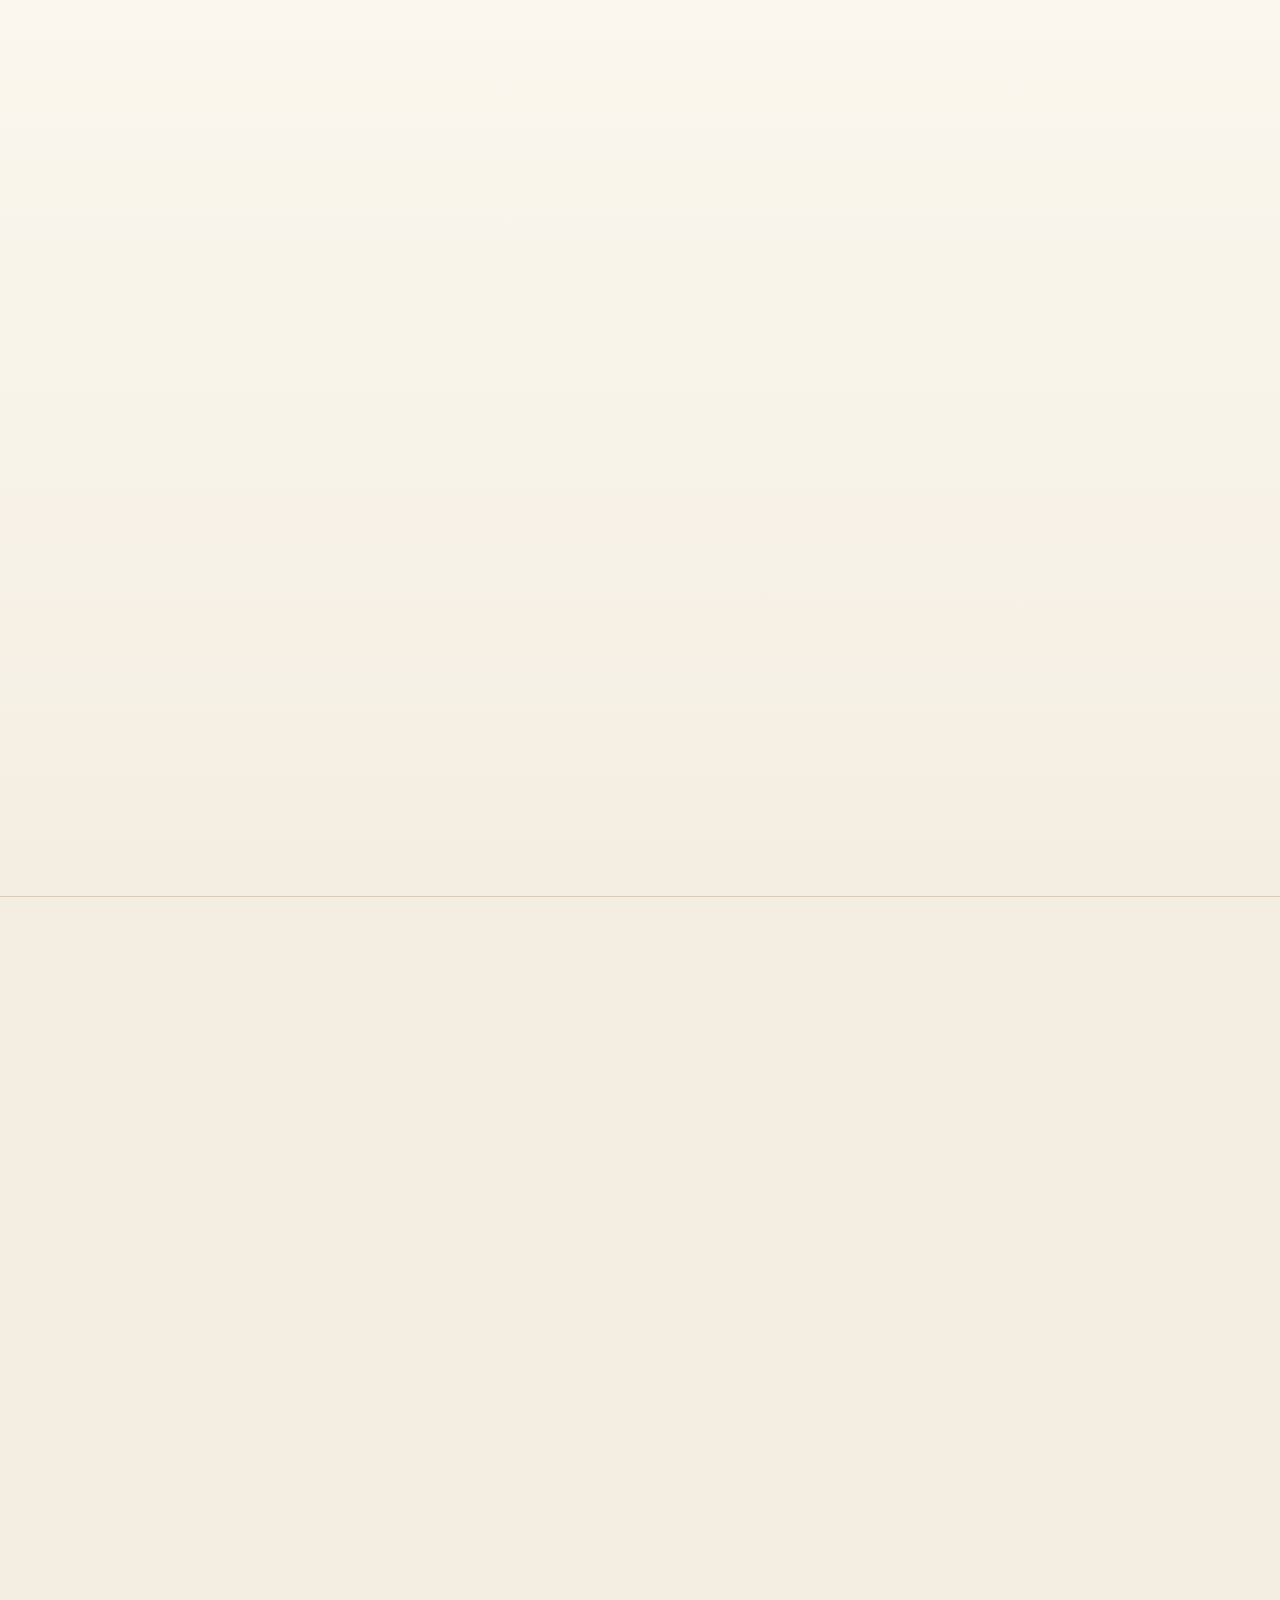
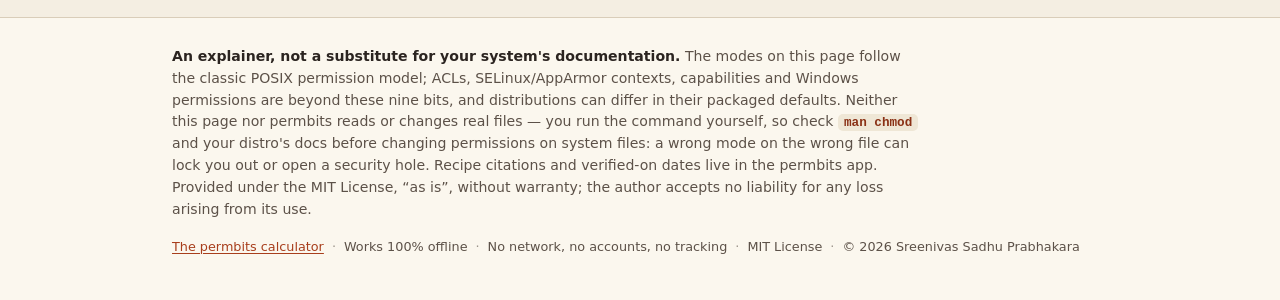
<file: index.html>
<!doctype html>
<html lang="en">
<head>
  <meta charset="utf-8">
  <meta name="viewport" content="width=device-width, initial-scale=1">
  <meta http-equiv="Content-Security-Policy" content="default-src 'self'; connect-src 'none'; img-src 'self' data:; base-uri 'none'; form-action 'none'; frame-ancestors 'none'; object-src 'none'">
  <title>Unix file permissions explained — chmod, octal, ls -l &amp; umask</title>
  <meta name="description" content="An animated explainer of Unix file permissions: how the nine rwx bits become octal like 755, how to read an ls -l line, what umask does, and how to fix the SSH UNPROTECTED PRIVATE KEY FILE error. Runs offline, tracks nothing.">
  <meta name="color-scheme" content="light dark">
  <link rel="canonical" href="https://sreenivas-sadhu-prabhakara.github.io/permbits-explained/">
  <meta name="robots" content="index, follow, max-image-preview:large">
  <meta name="author" content="Sreenivas Sadhu Prabhakara">
  <meta name="keywords" content="unix file permissions explained, chmod 755 meaning, how to read ls -l, octal permissions explained, umask 022 explained, rwx permissions, setuid setgid sticky bit explained, unprotected private key file, chmod 600 ssh key, linux file permissions tutorial">
  <meta name="theme-color" content="#221B15" media="(prefers-color-scheme: dark)">
  <meta name="theme-color" content="#F4EEE2" media="(prefers-color-scheme: light)">

  <!-- Open Graph -->
  <meta property="og:type" content="website">
  <meta property="og:site_name" content="permbits — explained">
  <meta property="og:title" content="Unix file permissions explained — chmod, octal, ls -l &amp; umask">
  <meta property="og:description" content="Watch nine switches become 755, pull an ls -l line apart character by character, see umask arithmetic — then fix your SSH key with a cited command.">
  <meta property="og:url" content="https://sreenivas-sadhu-prabhakara.github.io/permbits-explained/">
  <meta property="og:locale" content="en_US">
  <meta property="og:image" content="https://sreenivas-sadhu-prabhakara.github.io/permbits-explained/og-image.png">
  <meta property="og:image:width" content="1200">
  <meta property="og:image:height" content="630">
  <meta property="og:image:alt" content="An inverted 3×3 permission bit grid beside the words Unix permissions, explained — 755 ⇄ rwxr-xr-x">

  <!-- Twitter -->
  <meta name="twitter:card" content="summary_large_image">
  <meta name="twitter:title" content="Unix file permissions explained — chmod, octal, ls -l &amp; umask">
  <meta name="twitter:description" content="Watch nine switches become 755, pull an ls -l line apart, see umask arithmetic — then fix your SSH key with a cited command. Offline, no tracking.">
  <meta name="twitter:image" content="https://sreenivas-sadhu-prabhakara.github.io/permbits-explained/og-image.png">
  <meta name="twitter:image:alt" content="An inverted 3×3 permission bit grid beside the words Unix permissions, explained — 755 ⇄ rwxr-xr-x">

  <link rel="stylesheet" href="styles.css">
  <link rel="icon" href="favicon.svg" type="image/svg+xml">
  <link rel="apple-touch-icon" href="apple-touch-icon.png">
  <link rel="manifest" href="manifest.webmanifest">

  <!-- Structured data (data blocks; not executable script) -->
  <script type="application/ld+json">
  {
    "@context": "https://schema.org",
    "@type": "WebApplication",
    "name": "permbits — explained",
    "description": "An animated, offline explainer of classic Unix file permissions: how the nine rwx bits map to octal modes like 755, how to read an ls -l mode field, what setuid/setgid/sticky and umask do, and how the permbits chmod calculator converts between all of them. Links to the free permbits calculator.",
    "url": "https://sreenivas-sadhu-prabhakara.github.io/permbits-explained/",
    "applicationCategory": "EducationApplication",
    "operatingSystem": "Any (modern web browser)",
    "browserRequirements": "Requires a modern web browser.",
    "isAccessibleForFree": true,
    "offers": { "@type": "Offer", "price": "0", "priceCurrency": "USD" },
    "license": "https://opensource.org/licenses/MIT",
    "author": { "@type": "Person", "name": "Sreenivas Sadhu Prabhakara" },
    "softwareVersion": "0.1.0",
    "featureList": [
      "Animated mapping of the nine rwx switches to octal digits (755, 644, 600…)",
      "ls -l mode field pulled apart character by character, including the type char, setgid s and the + ACL marker",
      "The SSH UNPROTECTED PRIVATE KEY FILE error and its chmod 600 fix, animated on the bit grid",
      "Umask arithmetic shown for files (666 & ~umask) and directories (777 & ~umask)",
      "Explains the enforced connect-src 'none' privacy guarantee",
      "Feature tour of and link to the permbits chmod calculator",
      "Runs 100% offline — the page blocks every network request"
    ]
  }
  </script>
  <script type="application/ld+json">
  {
    "@context": "https://schema.org",
    "@type": "FAQPage",
    "mainEntity": [
      {
        "@type": "Question",
        "name": "What does chmod 755 mean?",
        "acceptedAnswer": {
          "@type": "Answer",
          "text": "Each octal digit is three bits: read = 4, write = 2, execute = 1. 755 is rwxr-xr-x — the owner gets 4+2+1 = 7 (read, write, execute); the group and everyone else get 4+1 = 5 (read and execute, no write). On a directory, execute means permission to enter and traverse it. 755 is the standard mode for web directories and executable scripts."
        }
      },
      {
        "@type": "Question",
        "name": "How do I read the permissions in ls -l?",
        "acceptedAnswer": {
          "@type": "Answer",
          "text": "The mode field is one type character (- file, d directory, l symlink…) followed by three rwx triads for owner, group and others. A letter means the permission is set, a dash means it isn't. An s or t in an execute slot marks setuid, setgid or the sticky bit, and a trailing + means the file also carries ACLs beyond the classic bits. So drwxr-sr-x+ is a setgid directory, mode 2755, with ACLs."
        }
      },
      {
        "@type": "Question",
        "name": "How do I fix the SSH error UNPROTECTED PRIVATE KEY FILE?",
        "acceptedAnswer": {
          "@type": "Answer",
          "text": "Run chmod 600 on the key file (chmod 400 for AWS .pem keys). OpenSSH refuses private keys that other users can read; 600 (rw-------) makes the key readable and writable by you alone, which clears the warning."
        }
      },
      {
        "@type": "Question",
        "name": "What does umask 022 do?",
        "acceptedAnswer": {
          "@type": "Answer",
          "text": "The umask lists the permission bits to withhold from new files. With umask 022, new files get 666 & ~022 = 644 (rw-r--r--) and new directories get 777 & ~022 = 755 (rwxr-xr-x) — group and others lose write. A stricter umask 077 keeps everything owner-only."
        }
      },
      {
        "@type": "Question",
        "name": "Does this page or the permbits calculator track what I paste?",
        "acceptedAnswer": {
          "@type": "Answer",
          "text": "No. Both pages set a Content-Security-Policy with connect-src 'none', so the browser itself blocks every network request — nothing you paste, not even an ls -l line from a production server, can leave your device. There are no external fonts, scripts, images or analytics."
        }
      }
    ]
  }
  </script>
</head>
<body>
  <a class="skip-link" href="#main">Skip to the explainer</a>

  <!-- progress rail -->
  <div class="rail" aria-hidden="true"><span class="rail__fill" id="railFill"></span></div>

  <!-- ============ HERO ============ -->
  <header class="hero" id="top">
    <div class="hero__inner reveal">
      <div class="brand">
        <svg class="brand__mark" viewBox="0 0 36 36" aria-hidden="true">
          <rect width="36" height="36" rx="8" fill="#A83E1C"/>
          <rect x="4" y="4" width="8" height="8" rx="2" fill="#F4EEE2"/><rect x="14" y="4" width="8" height="8" rx="2" fill="#F4EEE2"/><rect x="24" y="4" width="8" height="8" rx="2" fill="#F4EEE2"/>
          <rect x="4" y="14" width="8" height="8" rx="2" fill="#F4EEE2"/><rect x="14" y="14" width="8" height="8" rx="2" fill="#8A3115"/><rect x="24" y="14" width="8" height="8" rx="2" fill="#F4EEE2"/>
          <rect x="4" y="24" width="8" height="8" rx="2" fill="#F4EEE2"/><rect x="14" y="24" width="8" height="8" rx="2" fill="#8A3115"/><rect x="24" y="24" width="8" height="8" rx="2" fill="#F4EEE2"/>
        </svg>
        <span class="brand__word">permbits</span>
        <span class="brand__tag">explained</span>
      </div>
      <p class="eyebrow">nine bits &middot; three octal digits &middot; one ls -l line</p>
      <h1 class="hero__title">Unix file permissions explained &mdash; chmod, octal, <span class="nowrap">ls&nbsp;-l</span> &amp; umask</h1>
      <p class="hero__lede">
        <code>755</code>, <code>rwxr-xr-x</code>, <code>drwxr-sr-x+</code>, <code>umask 022</code> &mdash;
        they're all the same nine switches wearing different clothes. Scroll to watch the switches
        flip, then convert your own mode in the free
        <strong>permbits</strong> calculator.
      </p>

      <div class="hero__demo" aria-hidden="true">
        <div class="bitgrid bitgrid--hero">
          <span class="cell on">r</span><span class="cell on">w</span><span class="cell w1001">x</span>
          <span class="cell w1100">r</span><span class="cell off">w</span><span class="cell w1000">x</span>
          <span class="cell w1100">r</span><span class="cell off">w</span><span class="cell w1000">x</span>
        </div>
        <div class="mode-rot">
          <span class="mr mr--1"><b>755</b><i>rwxr-xr-x</i><u>web dir / script</u></span>
          <span class="mr mr--2"><b>644</b><i>rw-r--r--</i><u>web file</u></span>
          <span class="mr mr--3"><b>600</b><i>rw-------</i><u>SSH private key</u></span>
          <span class="mr mr--4"><b>700</b><i>rwx------</i><u>your ~/.ssh</u></span>
        </div>
      </div>
      <p class="visually-hidden">A 3-by-3 grid of permission switches — rows for owner, group and others; columns for read, write and execute — cycling through the common modes 755, 644, 600 and 700.</p>

      <div class="hero__cta">
        <a class="btn btn--primary" href="https://sreenivas-sadhu-prabhakara.github.io/permbits/">Open the permbits calculator</a>
        <a class="btn btn--ghost" href="#problem">How it works</a>
      </div>
      <p class="scrollcue" aria-hidden="true"><span>scroll</span><svg viewBox="0 0 24 24" width="20" height="20"><path d="M12 4v14m0 0l-6-6m6 6l6-6" fill="none" stroke="currentColor" stroke-width="2" stroke-linecap="round" stroke-linejoin="round"/></svg></p>
    </div>
  </header>

  <main id="main">

    <!-- ============ 1. THE PROBLEM ============ -->
    <section class="scene" id="problem" aria-labelledby="problemHeading">
      <div class="scene__inner reveal">
        <p class="scene__kicker">The problem</p>
        <h2 class="scene__title" id="problemHeading">Permissions only come up when something is already broken.</h2>
        <p class="scene__body">
          Nobody studies file modes for fun. You meet them at the worst moment: a deploy script that
          won't run, a web server throwing <strong>403 Forbidden</strong>, or SSH slamming the door on
          the key you've used for months. The terminal answers in a code you half-remember &mdash; and
          the top search result cheerfully suggests <code>chmod 777</code>, which &ldquo;fixes&rdquo; it
          by handing write access to every user and process on the machine.
        </p>
        <div class="term" role="img" aria-label="Terminal output: ssh refuses a private key with the warning UNPROTECTED PRIVATE KEY FILE, because its permissions 0644 are too open">
          <div class="term__bar"><span class="term__dot"></span><span class="term__dot"></span><span class="term__dot"></span><span class="term__title">terminal</span></div>
          <pre class="term__pre"><code><span class="t-prompt">$</span> ssh -i ~/.ssh/id_ed25519 deploy@server
<span class="t-warnband">@@@@@@@@@@@@@@@@@@@@@@@@@@@@@@@@@@@@@@@@@@@@@@@@@</span>
<span class="t-warnband">@   WARNING: UNPROTECTED PRIVATE KEY FILE!      @</span>
<span class="t-warnband">@@@@@@@@@@@@@@@@@@@@@@@@@@@@@@@@@@@@@@@@@@@@@@@@@</span>
Permissions <span class="t-bad">0644</span> for '~/.ssh/id_ed25519' are too open.
It is required that your private key files are
<span class="t-em">NOT accessible by others</span>.</code></pre>
        </div>
        <p class="scene__body scene__body--after">
          The message even names the culprit &mdash; <code>0644</code> &mdash; but only helps if you can
          read it. That's the whole gap this page closes.
        </p>
      </div>
    </section>

    <!-- ============ 2. NINE SWITCHES → OCTAL ============ -->
    <section class="scene" id="bits" aria-labelledby="bitsHeading">
      <div class="scene__inner reveal">
        <p class="scene__kicker">The core idea</p>
        <h2 class="scene__title" id="bitsHeading">It's just nine switches. Each row of three is one octal digit.</h2>
        <p class="scene__body">
          A classic mode is a 3&times;3 grid: rows for <strong>owner</strong>, <strong>group</strong> and
          <strong>others</strong>; columns for <strong>read</strong>, <strong>write</strong> and
          <strong>execute</strong>. Weight the columns <code>4</code>, <code>2</code>, <code>1</code> and
          add up each row &mdash; that sum is the digit. Three rows, three digits: a mode.
        </p>

        <ul class="octrows" id="octRows" aria-label="How each class row of rwx bits adds up to an octal digit, using 755 as the example">
          <li class="orow" style="--i:0">
            <span class="orow__who">Owner</span>
            <span class="orow__bits" aria-hidden="true"><span class="cell sm on">r</span><span class="cell sm on">w</span><span class="cell sm on">x</span></span>
            <span class="orow__math">4&nbsp;+&nbsp;2&nbsp;+&nbsp;1</span>
            <span class="orow__digit">7</span>
            <span class="visually-hidden">Owner: read, write and execute all set — 4 plus 2 plus 1 equals 7.</span>
          </li>
          <li class="orow" style="--i:1">
            <span class="orow__who">Group</span>
            <span class="orow__bits" aria-hidden="true"><span class="cell sm on">r</span><span class="cell sm off">w</span><span class="cell sm on">x</span></span>
            <span class="orow__math">4&nbsp;+&nbsp;0&nbsp;+&nbsp;1</span>
            <span class="orow__digit">5</span>
            <span class="visually-hidden">Group: read and execute set, write withheld — 4 plus 0 plus 1 equals 5.</span>
          </li>
          <li class="orow" style="--i:2">
            <span class="orow__who">Others</span>
            <span class="orow__bits" aria-hidden="true"><span class="cell sm on">r</span><span class="cell sm off">w</span><span class="cell sm on">x</span></span>
            <span class="orow__math">4&nbsp;+&nbsp;0&nbsp;+&nbsp;1</span>
            <span class="orow__digit">5</span>
            <span class="visually-hidden">Others: read and execute set, write withheld — 4 plus 0 plus 1 equals 5.</span>
          </li>
        </ul>
        <p class="octrows__sum" aria-hidden="true"><span class="octrows__eq">=</span> <span class="octrows__mode">755</span> <span class="octrows__sym">rwxr-xr-x</span></p>
        <p class="scene__note">
          One honest wrinkle: on a <strong>directory</strong>, <code>x</code> doesn't mean
          &ldquo;run it&rdquo; &mdash; it means <em>enter and traverse</em> it. permbits has a
          file&nbsp;/&nbsp;directory switch precisely because the plain-English meaning changes.
        </p>
      </div>
    </section>

    <!-- ============ 3. LS -L ANATOMY ============ -->
    <section class="scene" id="anatomy" aria-labelledby="anatomyHeading">
      <div class="scene__inner reveal">
        <p class="scene__kicker">Reading the wire format</p>
        <h2 class="scene__title" id="anatomyHeading">An ls -l mode field, pulled apart character by character.</h2>
        <p class="scene__body">
          The cryptic 10-or-11 character string at the start of every <code>ls -l</code> line is the
          same grid again, flattened &mdash; plus a type character in front and, sometimes, extra letters.
          Here's a spicy one: a shared project directory.
        </p>

        <div class="anatomy" id="anatomyDemo">
          <div class="anatomy__str" aria-hidden="true">
            <span class="aseg aseg--type" style="--i:0"><span class="aseg__chars">d</span><span class="aseg__label">type:<br>directory</span></span>
            <span class="aseg aseg--u" style="--i:1"><span class="aseg__chars">rwx</span><span class="aseg__label">owner<br>7</span></span>
            <span class="aseg aseg--g" style="--i:2"><span class="aseg__chars">r-s</span><span class="aseg__label">group + <b>setgid</b><br>5 (+2000)</span></span>
            <span class="aseg aseg--o" style="--i:3"><span class="aseg__chars">r-x</span><span class="aseg__label">others<br>5</span></span>
            <span class="aseg aseg--acl" style="--i:4"><span class="aseg__chars">+</span><span class="aseg__label">ACLs<br>beyond these bits</span></span>
          </div>
          <p class="anatomy__verdict"><code>drwxr-sr-x+</code> &nbsp;=&nbsp; octal <strong>2755</strong>, a <strong>setgid directory</strong> &mdash; new files inside inherit the directory's group. The trailing <code>+</code> says ACLs are also in play; permbits detects it and tells you it's beyond the classic bits, never silently drops it.</p>
          <p class="visually-hidden">The string d r w x r dash s r dash x plus splits into: d for directory; rwx for the owner, digit 7; r dash s for the group with the setgid bit, digit 5 plus the 2000 special bit; r dash x for others, digit 5; and a trailing plus meaning ACLs beyond the classic bits.</p>
        </div>
        <p class="scene__note">
          Paste any such line &mdash; or a whole <code>ls -l</code> row &mdash; into permbits and it renders
          the grid, the octal, the special bits (<code>s</code>/<code>S</code>/<code>t</code>/<code>T</code>)
          and a plain-English sentence per class.
        </p>
      </div>
    </section>

    <!-- ============ 4. THE FIX ============ -->
    <section class="scene" id="fix" aria-labelledby="fixHeading">
      <div class="scene__inner reveal">
        <p class="scene__kicker">Back to that SSH key</p>
        <h2 class="scene__title" id="fixHeading">The fix is two switches. Watch <span class="nowrap">644 &rarr; 600</span>.</h2>
        <p class="scene__body">
          <code>0644</code> means group and others can <em>read your private key</em>. OpenSSH refuses
          to use it until they can't. So: flip off the two read switches that don't belong to you.
        </p>

        <div class="fixdemo">
          <figure class="fixdemo__grid">
            <div class="bitgrid bitgrid--fix" id="fixGrid" aria-hidden="true">
              <span class="cell on">r</span><span class="cell on">w</span><span class="cell off">x</span>
              <span class="cell goes-off" style="--d:0">r</span><span class="cell off">w</span><span class="cell off">x</span>
              <span class="cell goes-off" style="--d:1">r</span><span class="cell off">w</span><span class="cell off">x</span>
            </div>
            <figcaption class="fixdemo__cap"><span class="fixdemo__from">rw-r--r-- <b>644</b></span> <span class="fixdemo__arrow" aria-hidden="true">&rarr;</span> <span class="fixdemo__to">rw------- <b>600</b></span></figcaption>
          </figure>
          <div class="fixdemo__cmd">
            <p class="fixdemo__cmdlabel">The cited recipe</p>
            <pre class="cmd"><code>chmod 600 ~/.ssh/id_ed25519</code></pre>
            <p class="fixdemo__why">
              Owner keeps read + write (<code>6</code>); group and others get nothing (<code>0</code>,
              <code>0</code>). In permbits this is one of <strong>24 hand-verified recipes</strong> &mdash;
              each with the command, a one-line why, the upstream source quote (OpenSSH, GNU Coreutils,
              POSIX, AWS, WordPress, sudoers) and a verified-on date. AWS <code>.pem</code> keys get the
              stricter <code>chmod 400</code> variant.
            </p>
          </div>
        </div>
        <p class="visually-hidden">Animation: on the 644 grid, the group-read and others-read switches turn off, leaving 600 — owner read and write only.</p>
      </div>
    </section>

    <!-- ============ 5. UMASK ============ -->
    <section class="scene" id="umask" aria-labelledby="umaskHeading">
      <div class="scene__inner reveal">
        <p class="scene__kicker">Where defaults come from</p>
        <h2 class="scene__title" id="umaskHeading">umask: the bits your system withholds from every new file.</h2>
        <p class="scene__body">
          New files don't get their mode by magic. The system starts from <code>666</code> for files and
          <code>777</code> for directories, then <strong>subtracts</strong> whatever your umask lists.
          That's the whole trick:
        </p>

        <div class="umaskmath" id="umaskMath">
          <div class="urow" style="--i:0">
            <span class="urow__kind">new file</span>
            <span class="urow__calc"><code>666</code> <span class="urow__op">&amp;&nbsp;~</span> <code class="urow__mask">022</code> <span class="urow__op">=</span> <code class="urow__res">644</code></span>
            <span class="urow__sym">rw-r--r--</span>
          </div>
          <div class="urow" style="--i:1">
            <span class="urow__kind">new directory</span>
            <span class="urow__calc"><code>777</code> <span class="urow__op">&amp;&nbsp;~</span> <code class="urow__mask">022</code> <span class="urow__op">=</span> <code class="urow__res">755</code></span>
            <span class="urow__sym">rwxr-xr-x</span>
          </div>
        </div>
        <p class="scene__note">
          <code>022</code> withholds write from group and others &mdash; the everyday default.
          <code>077</code> withholds <em>everything</em> from everyone but you. permbits has a umask
          panel with the arithmetic spelled out and one-tap <code>022</code>/<code>002</code>/<code>077</code>.
        </p>
      </div>
    </section>

    <!-- ============ 6. PRIVACY ============ -->
    <section class="scene scene--privacy" id="privacy" aria-labelledby="privacyHeading">
      <div class="scene__inner reveal">
        <p class="scene__kicker">Enforced, not promised</p>
        <h2 class="scene__title" id="privacyHeading">Paste a production ls -l line. It cannot leave this tab.</h2>
        <div class="privacy">
          <div class="privacy__diagram" role="img" aria-label="Diagram: the page runs inside your browser; an outbound network request is blocked by the page's own security policy, so the internet is never reached">
            <div class="node node--app">Your pasted mode<br><small>runs in this browser</small></div>
            <div class="wall">
              <span class="wall__arrow"></span>
              <span class="wall__x">&#10005;</span>
              <span class="wall__caption">connect&#8209;src&nbsp;'none'</span>
            </div>
            <div class="node node--net">The&nbsp;internet<br><small>never reached</small></div>
          </div>
          <p class="scene__body">
            File listings leak real information &mdash; usernames, hostnames, project paths. Both this page
            and the permbits calculator ship a strict Content-Security-Policy with
            <code>connect-src 'none'</code>: the <strong>browser itself</strong> blocks every network
            request, so privacy is enforced by the platform, not promised in a policy page. No fonts,
            scripts, images or analytics load from anywhere else. The calculator's only storage is your
            own browser's localStorage, for your last mode and recent recipes.
          </p>
        </div>
      </div>
    </section>

    <!-- ============ 7. FEATURE TOUR ============ -->
    <section class="scene scene--tour" id="tour" aria-labelledby="tourHeading">
      <div class="scene__inner reveal">
        <p class="scene__kicker">What the calculator does</p>
        <h2 class="scene__title" id="tourHeading">A short tour of permbits.</h2>
        <ul class="tour">
          <li class="feat" style="--i:0">
            <span class="feat__mark" aria-hidden="true">&#8644;</span>
            <h3 class="feat__title">Four-way converter</h3>
            <p>Edit the octal, the symbolic string, the checkbox grid or the special-bit toggles — every other view updates live, with the exact <code>chmod</code> command ready to copy.</p>
          </li>
          <li class="feat" style="--i:1">
            <span class="feat__mark" aria-hidden="true">&#9986;</span>
            <h3 class="feat__title">ls -l paste parser</h3>
            <p>Paste a full line or just the mode field. Type chars, <code>s/S/t/T</code> letters and the <code>+</code> ACL marker are all read and explained — never silently dropped.</p>
          </li>
          <li class="feat" style="--i:2">
            <span class="feat__mark" aria-hidden="true">&#916;</span>
            <h3 class="feat__title">Symbolic clause applier</h3>
            <p>Type <code>u+x</code>, <code>go-w</code>, <code>a=rX</code> or <code>u=rw,go=</code> and see before &rarr; after with the changed slots highlighted.</p>
          </li>
          <li class="feat" style="--i:3">
            <span class="feat__mark" aria-hidden="true">&#8722;</span>
            <h3 class="feat__title">Umask panel</h3>
            <p>Any umask, with the file (<code>666&nbsp;&amp;&nbsp;~umask</code>) and directory (<code>777&nbsp;&amp;&nbsp;~umask</code>) arithmetic spelled out. One-tap 022 / 002 / 077.</p>
          </li>
          <li class="feat" style="--i:4">
            <span class="feat__mark" aria-hidden="true">&#10003;</span>
            <h3 class="feat__title">24 cited recipes</h3>
            <p>SSH keys, web permissions, setgid team dirs, sudoers… each with the command, why, an upstream citation and a verified-on date, plus a load-into-calculator button. Distro-variable entries are flagged <em>beta</em>.</p>
          </li>
          <li class="feat" style="--i:5">
            <span class="feat__mark" aria-hidden="true">&#9888;</span>
            <h3 class="feat__title">Plain English + warnings</h3>
            <p>One honest sentence per class for the current mode, file-vs-directory semantics both stated, and a warning badge on risky modes like 777 or setuid + world-writable. Printing renders a one-page cheat sheet.</p>
          </li>
        </ul>
      </div>
    </section>

    <!-- ============ 8. CTA ============ -->
    <section class="scene scene--cta" id="cta" aria-labelledby="ctaHeading">
      <div class="scene__inner reveal">
        <div class="finalcard">
          <div class="bitgrid bitgrid--cta" aria-hidden="true">
            <span class="cell on">r</span><span class="cell on">w</span><span class="cell on">x</span>
            <span class="cell on">r</span><span class="cell off">w</span><span class="cell on">x</span>
            <span class="cell on">r</span><span class="cell off">w</span><span class="cell on">x</span>
          </div>
          <h2 class="finalcard__title" id="ctaHeading">Now decode the real thing.</h2>
          <p class="finalcard__body">
            Paste your own <code>ls -l</code> line, flip the switches, grab the cited command.
            Free, offline, no accounts &mdash; and it tells no one what you pasted.
          </p>
          <a class="btn btn--primary btn--lg" href="https://sreenivas-sadhu-prabhakara.github.io/permbits/">Open the permbits calculator &rarr;</a>
          <p class="finalcard__url">sreenivas-sadhu-prabhakara.github.io/permbits</p>
        </div>
      </div>
    </section>
  </main>

  <!-- ============ FOOTER ============ -->
  <footer class="foot">
    <div class="foot__inner">
      <p class="foot__disclaimer">
        <strong>An explainer, not a substitute for your system's documentation.</strong>
        The modes on this page follow the classic POSIX permission model; ACLs, SELinux/AppArmor
        contexts, capabilities and Windows permissions are beyond these nine bits, and distributions
        can differ in their packaged defaults. Neither this page nor permbits reads or changes real
        files &mdash; you run the command yourself, so check <code>man chmod</code> and your distro's
        docs before changing permissions on system files: a wrong mode on the wrong file can lock you
        out or open a security hole. Recipe citations and verified-on dates live in the permbits app.
        Provided under the MIT License, &ldquo;as is&rdquo;, without warranty; the author accepts no
        liability for any loss arising from its use.
      </p>
      <p class="foot__meta">
        <a href="https://sreenivas-sadhu-prabhakara.github.io/permbits/">The permbits calculator</a>
        <span class="foot__dot">&middot;</span>
        <span>Works 100% offline</span><span class="foot__dot">&middot;</span>
        <span>No network, no accounts, no tracking</span><span class="foot__dot">&middot;</span>
        <span>MIT&nbsp;License</span><span class="foot__dot">&middot;</span>
        <span>&copy; 2026 Sreenivas&nbsp;Sadhu&nbsp;Prabhakara</span>
      </p>
    </div>
  </footer>

  <script src="app.js" defer></script>
</body>
</html>
</file>
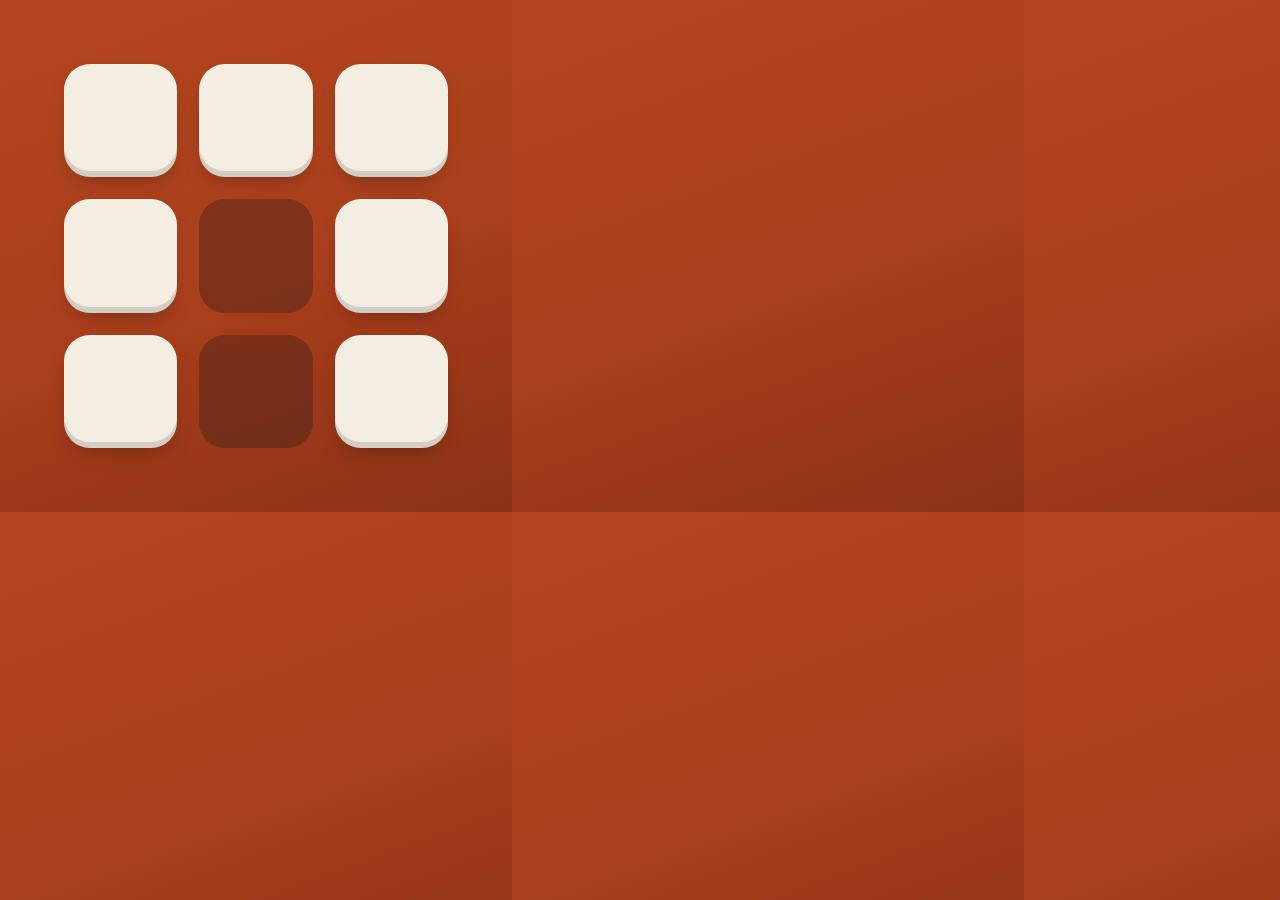
<file: assets/icon.html>
<!doctype html>
<html lang="en">
<head>
<meta charset="utf-8">
<style>
  /* 512×512 icon — the INVERTED 755 bit grid: oatmeal cells on a rust plate.
     Family of the permbits app icon (rust cells on oatmeal), clearly the
     "explained" sibling. 12% safe padding for maskable. */
  * { margin: 0; padding: 0; box-sizing: border-box; }
  html, body { width: 512px; height: 512px; overflow: hidden; }
  body {
    background: linear-gradient(160deg, #B5461F 0%, #A83E1C 55%, #8A3115 100%);
    display: grid; place-items: center;
  }
  .grid {
    width: 384px; height: 384px; /* ~75% => >12% safe padding all round */
    display: grid;
    grid-template-columns: repeat(3, 1fr);
    grid-template-rows: repeat(3, 1fr);
    gap: 22px;
  }
  .c {
    border-radius: 26px;
    background: #F4EEE2;
    box-shadow: inset 0 -6px 0 rgba(43,36,32,0.16), 0 10px 22px -12px rgba(30,15,8,0.5);
  }
  .off {
    background: rgba(43,27,21,0.35);
    box-shadow: none;
  }
</style>
</head>
<body>
  <!-- 755 = rwx r-x r-x, inverted -->
  <div class="grid">
    <div class="c"></div><div class="c"></div><div class="c"></div>
    <div class="c"></div><div class="c off"></div><div class="c"></div>
    <div class="c"></div><div class="c off"></div><div class="c"></div>
  </div>
</body>
</html>
</file>
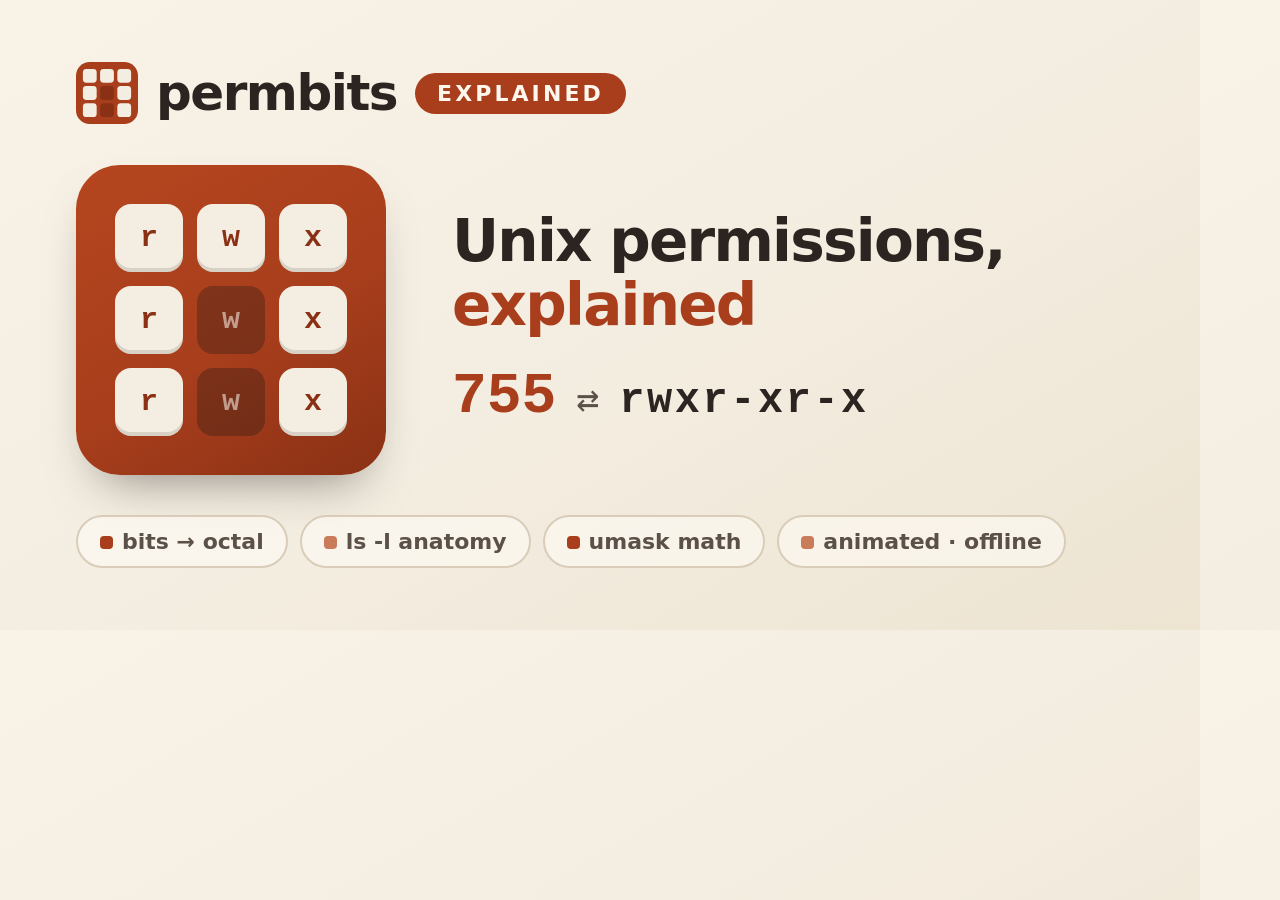
<file: assets/og.html>
<!doctype html>
<html lang="en">
<head>
<meta charset="utf-8">
<style>
  /* 1200×630 OG card — the inverted bit grid (oat cells on rust) beside
     "Unix permissions, explained". Same rust-on-oatmeal family as permbits. */
  :root {
    --bg: #F4EEE2; --bg2: #EDE4D2;
    --ink: #2B2420; --soft: #5C5148;
    --line: #D9CDB9; --rust: #A83E1C; --rust-deep: #8A3115; --clay: #C97B5A;
    --oat: #F4EEE2;
    --sans: system-ui, -apple-system, "Segoe UI", Roboto, Helvetica, Arial, sans-serif;
    --mono: ui-monospace, "SF Mono", Menlo, Consolas, "Liberation Mono", monospace;
  }
  * { margin: 0; padding: 0; box-sizing: border-box; }
  html, body { width: 1200px; height: 630px; overflow: hidden; }
  body {
    background: linear-gradient(150deg, #F8F2E7 0%, var(--bg) 50%, var(--bg2) 100%);
    font-family: var(--sans); color: var(--ink);
    -webkit-font-smoothing: antialiased;
    position: relative;
  }
  .frame {
    position: absolute; inset: 0;
    padding: 62px 76px;
    display: flex; flex-direction: column; justify-content: space-between;
  }
  .brand { display: flex; align-items: center; gap: 18px; }
  .brand svg { width: 62px; height: 62px; }
  .wordmark { font-size: 50px; font-weight: 800; letter-spacing: -0.03em; }
  .tag {
    font-size: 22px; font-weight: 800; letter-spacing: 0.14em; text-transform: uppercase;
    color: #FFF6EE; background: var(--rust); border-radius: 999px; padding: 8px 22px;
    align-self: center;
  }

  .mid { display: flex; align-items: center; gap: 66px; }
  .plate {
    width: 310px; height: 310px; flex: none; border-radius: 44px;
    background: linear-gradient(150deg, #B5461F, var(--rust) 55%, var(--rust-deep));
    box-shadow: 0 26px 50px -24px rgba(43,36,32,0.55);
    display: grid; place-items: center;
  }
  .grid {
    width: 232px; height: 232px;
    display: grid; grid-template-columns: repeat(3, 1fr); grid-template-rows: repeat(3, 1fr);
    gap: 14px;
  }
  .c { border-radius: 16px; background: var(--oat);
       box-shadow: inset 0 -4px 0 rgba(43,36,32,0.14);
       display: grid; place-items: center;
       font-family: var(--mono); font-weight: 700; font-size: 30px; color: var(--rust-deep); }
  .off { background: rgba(43,27,21,0.35); box-shadow: none; color: rgba(255,246,238,0.55); }

  .txt h1 { font-size: 58px; font-weight: 800; letter-spacing: -0.03em; line-height: 1.1; max-width: 14ch; }
  .txt h1 .r { color: var(--rust); }
  .modes { margin-top: 26px; display: flex; align-items: baseline; gap: 20px; font-family: var(--mono); }
  .modes .oct { font-size: 58px; font-weight: 700; color: var(--rust); }
  .modes .eq { font-size: 38px; color: var(--soft); }
  .modes .sym { font-size: 42px; font-weight: 600; letter-spacing: 0.06em; }

  .chips { display: flex; gap: 12px; }
  .chip {
    border: 2px solid var(--line); border-radius: 999px;
    background: rgba(255,252,245,0.6);
    padding: 12px 22px; font-size: 22px; font-weight: 650; color: var(--soft);
  }
  .chip .sq { display: inline-block; width: 13px; height: 13px; border-radius: 4px; background: var(--rust); margin-right: 9px; }
  .chip.alt .sq { background: var(--clay); }
</style>
</head>
<body>
  <div class="frame">
    <div class="brand">
      <svg viewBox="0 0 36 36" aria-hidden="true">
        <rect width="36" height="36" rx="8" fill="#A83E1C"/>
        <rect x="4" y="4" width="8" height="8" rx="2" fill="#F4EEE2"/><rect x="14" y="4" width="8" height="8" rx="2" fill="#F4EEE2"/><rect x="24" y="4" width="8" height="8" rx="2" fill="#F4EEE2"/>
        <rect x="4" y="14" width="8" height="8" rx="2" fill="#F4EEE2"/><rect x="14" y="14" width="8" height="8" rx="2" fill="#8A3115"/><rect x="24" y="14" width="8" height="8" rx="2" fill="#F4EEE2"/>
        <rect x="4" y="24" width="8" height="8" rx="2" fill="#F4EEE2"/><rect x="14" y="24" width="8" height="8" rx="2" fill="#8A3115"/><rect x="24" y="24" width="8" height="8" rx="2" fill="#F4EEE2"/>
      </svg>
      <span class="wordmark">permbits</span>
      <span class="tag">explained</span>
    </div>

    <div class="mid">
      <div class="plate" aria-hidden="true">
        <div class="grid">
          <div class="c">r</div><div class="c">w</div><div class="c">x</div>
          <div class="c">r</div><div class="c off">w</div><div class="c">x</div>
          <div class="c">r</div><div class="c off">w</div><div class="c">x</div>
        </div>
      </div>
      <div class="txt">
        <h1>Unix permissions, <span class="r">explained</span></h1>
        <div class="modes"><span class="oct">755</span><span class="eq">⇄</span><span class="sym">rwxr-xr-x</span></div>
      </div>
    </div>

    <div class="chips">
      <span class="chip"><span class="sq"></span>bits → octal</span>
      <span class="chip alt"><span class="sq"></span>ls -l anatomy</span>
      <span class="chip"><span class="sq"></span>umask math</span>
      <span class="chip alt"><span class="sq"></span>animated · offline</span>
    </div>
  </div>
</body>
</html>
</file>
<file: styles.css>
/* ============================================================
   permbits — explained. Same rust-on-oatmeal family as permbits.
   The 3×3 bit grid is the identity; here it moves.
   Scroll-driven animated narrative. Light + dark. WCAG-AA both.
   Pure CSS + inline SVG — no libraries, no network.
   ============================================================ */

:root {
  --bg:        #F4EEE2;
  --card:      #FBF7EE;
  --card2:     #EFE7D6;
  --ink:       #2B2420;
  --ink-soft:  #5C5148;
  --line:      #D9CDB9;
  --rust:      #A83E1C;
  --rust-deep: #8A3115;
  --clay:      #C97B5A;
  --cell-off:  #E8DFCC;
  --cell-off-ink: #6B5C4E;
  --on-rust:   #FFF6EE;
  --term-bg:   #2B2420;
  --term-ink:  #EFE6D6;
  --term-warn: #F2B27A;
  --term-bad:  #FF9C77;

  --sans: system-ui, -apple-system, "Segoe UI", Roboto, Helvetica, Arial, sans-serif;
  --mono: ui-monospace, "SF Mono", Menlo, Consolas, "Liberation Mono", monospace;
  --radius: 14px;
  --radius-sm: 9px;
  --shadow: 0 14px 34px -22px rgba(43, 36, 32, 0.5);
  --cellshadow: inset 0 -4px 0 rgba(0,0,0,0.12), 0 8px 18px -10px rgba(43,36,32,0.35);
  --wrap: 980px;
  --ease: cubic-bezier(0.22, 0.61, 0.36, 1);
}

@media (prefers-color-scheme: dark) {
  :root {
    --bg:        #221B15;
    --card:      #2C231B;
    --card2:     #322820;
    --ink:       #EFE6D6;
    --ink-soft:  #C4B5A0;
    --line:      #4A3B2D;
    --rust:      #E2653A;
    --rust-deep: #EE7B52;
    --clay:      #C97B5A;
    --cell-off:  #382D22;
    --cell-off-ink: #B3A28C;
    --on-rust:   #221B15;
    --term-bg:   #191410;
    --term-ink:  #EFE6D6;
    --term-warn: #F2B27A;
    --term-bad:  #FF9C77;
    --shadow: 0 16px 40px -22px rgba(0,0,0,0.7);
    --cellshadow: inset 0 -4px 0 rgba(0,0,0,0.28), 0 8px 18px -10px rgba(0,0,0,0.5);
  }
}

* { box-sizing: border-box; }
html { -webkit-text-size-adjust: 100%; scroll-behavior: smooth; }

body {
  margin: 0;
  background: var(--bg);
  color: var(--ink);
  font-family: var(--sans);
  font-size: 16px;
  line-height: 1.55;
  -webkit-font-smoothing: antialiased;
  text-rendering: optimizeLegibility;
  overflow-x: hidden;
}

body::before {
  content: "";
  position: fixed; inset: 0; z-index: -1; pointer-events: none;
  background:
    radial-gradient(1100px 560px at 84% -10%, rgba(168,62,28,0.09), transparent 62%),
    radial-gradient(820px 460px at 4% 4%, rgba(201,123,90,0.07), transparent 55%);
}

h1, h2, h3 { margin: 0; font-weight: 800; letter-spacing: -0.02em; line-height: 1.12; }
p { margin: 0; }
em { font-style: italic; }
strong { font-weight: 800; }
.nowrap { white-space: nowrap; }
code {
  font-family: var(--mono); font-size: 0.9em; font-weight: 700;
  background: var(--card2); padding: 1px 6px; border-radius: 5px; color: var(--rust-deep);
}
@media (prefers-color-scheme: dark) { code { color: var(--rust-deep); } }

a { color: var(--rust); text-underline-offset: 2px; }
a:hover { color: var(--rust-deep); }

.skip-link {
  position: absolute; left: 12px; top: -60px;
  background: var(--rust); color: var(--on-rust);
  padding: 10px 16px; border-radius: 10px; font-weight: 700;
  z-index: 50; transition: top 0.18s var(--ease); text-decoration: none;
}
.skip-link:focus { top: 12px; }

a:focus-visible, button:focus-visible {
  outline: 3px solid var(--rust);
  outline-offset: 2px;
  border-radius: 6px;
}

.visually-hidden {
  position: absolute; width: 1px; height: 1px;
  margin: -1px; padding: 0; overflow: hidden;
  clip: rect(0 0 0 0); white-space: nowrap; border: 0;
}

/* tabular numerals wherever digits do work */
.orow__digit, .orow__math, .octrows__mode, .urow__calc, .mode-rot,
.fixdemo__cap, .finalcard__url { font-variant-numeric: tabular-nums; }

/* ============ PROGRESS RAIL ============ */
.rail { position: fixed; top: 0; left: 0; right: 0; height: 4px; z-index: 40; }
.rail__fill {
  display: block; height: 100%; width: 0%;
  background: linear-gradient(90deg, var(--rust-deep), var(--rust));
  transition: width 0.1s linear;
}

/* ============ THE BIT GRID (the motif) ============ */
.bitgrid {
  display: grid;
  grid-template-columns: repeat(3, var(--cellsz, 64px));
  grid-template-rows: repeat(3, var(--cellsz, 64px));
  gap: var(--cellgap, 10px);
  width: max-content;
}
.cell {
  display: grid; place-items: center;
  border-radius: 14px;
  font-family: var(--mono); font-weight: 700;
  font-size: calc(var(--cellsz, 64px) * 0.34);
  background: var(--rust); color: var(--on-rust);
  border: 3px solid var(--rust-deep);
  box-shadow: var(--cellshadow);
}
.cell.off {
  background: var(--cell-off); color: var(--cell-off-ink);
  border: 3px dashed var(--line); box-shadow: none;
}
.cell.sm { border-radius: 10px; }

/* --- hero grid: cells cycle 755 → 644 → 600 → 700 (16s loop) --- */
.hero__demo {
  margin-top: 30px; display: flex; align-items: center; gap: 34px; flex-wrap: wrap;
  background: var(--card); border: 1px solid var(--line); border-radius: var(--radius);
  padding: 24px 28px; box-shadow: var(--shadow); width: max-content; max-width: 100%;
}
.bitgrid--hero { --cellsz: 58px; --cellgap: 9px; }

/* waveforms across the four phases (1 = rust/on, 0 = oat/off) */
@keyframes w1001 { /* on, off, off, on */
  0%, 24.99%  { background: var(--rust); color: var(--on-rust); border-color: var(--rust-deep); border-style: solid; box-shadow: var(--cellshadow); }
  25%, 74.99% { background: var(--cell-off); color: var(--cell-off-ink); border-color: var(--line); border-style: dashed; box-shadow: none; }
  75%, 100%   { background: var(--rust); color: var(--on-rust); border-color: var(--rust-deep); border-style: solid; box-shadow: var(--cellshadow); }
}
@keyframes w1100 { /* on, on, off, off */
  0%, 49.99%  { background: var(--rust); color: var(--on-rust); border-color: var(--rust-deep); border-style: solid; box-shadow: var(--cellshadow); }
  50%, 100%   { background: var(--cell-off); color: var(--cell-off-ink); border-color: var(--line); border-style: dashed; box-shadow: none; }
}
@keyframes w1000 { /* on, off, off, off */
  0%, 24.99%  { background: var(--rust); color: var(--on-rust); border-color: var(--rust-deep); border-style: solid; box-shadow: var(--cellshadow); }
  25%, 100%   { background: var(--cell-off); color: var(--cell-off-ink); border-color: var(--line); border-style: dashed; box-shadow: none; }
}
.cell.w1001 { animation: w1001 16s step-end infinite; }
.cell.w1100 { animation: w1100 16s step-end infinite; }
.cell.w1000 { animation: w1000 16s step-end infinite; }
/* static fallback state (reduced motion / print): 755 */
.cell.w1001, .cell.w1100, .cell.w1000 {
  background: var(--rust); color: var(--on-rust);
  border: 3px solid var(--rust-deep); box-shadow: var(--cellshadow);
}

/* rotating mode readout, synced to the same 16s loop */
.mode-rot { position: relative; min-width: 13ch; min-height: 120px; }
.mr {
  position: absolute; inset: 0;
  display: flex; flex-direction: column; gap: 2px;
  opacity: 0;
}
.mr b { font-family: var(--mono); font-size: 2.6rem; font-weight: 700; color: var(--rust); line-height: 1.05; }
.mr i { font-family: var(--mono); font-style: normal; font-size: 1.15rem; letter-spacing: 0.08em; color: var(--ink); }
.mr u {
  text-decoration: none; font-size: 0.78rem; font-weight: 700;
  text-transform: uppercase; letter-spacing: 0.12em; color: var(--ink-soft); margin-top: 6px;
}
@keyframes slot1 { 0%, 24.99% { opacity: 1; } 25%, 100% { opacity: 0; } }
@keyframes slot2 { 0%, 24.99% { opacity: 0; } 25%, 49.99% { opacity: 1; } 50%, 100% { opacity: 0; } }
@keyframes slot3 { 0%, 49.99% { opacity: 0; } 50%, 74.99% { opacity: 1; } 75%, 100% { opacity: 0; } }
@keyframes slot4 { 0%, 74.99% { opacity: 0; } 75%, 100% { opacity: 1; } }
.mr--1 { animation: slot1 16s step-end infinite; opacity: 1; }
.mr--2 { animation: slot2 16s step-end infinite; }
.mr--3 { animation: slot3 16s step-end infinite; }
.mr--4 { animation: slot4 16s step-end infinite; }

/* ============ HERO ============ */
.hero {
  border-bottom: 1px solid var(--line);
  background: linear-gradient(180deg, var(--card) 0%, var(--bg) 100%);
}
.hero__inner { max-width: var(--wrap); margin: 0 auto; padding: 56px 22px 48px; }
.brand { display: flex; align-items: center; gap: 13px; margin-bottom: 22px; }
.brand__mark { width: 46px; height: 46px; filter: drop-shadow(0 6px 14px rgba(43,36,32,0.3)); }
.brand__word { font-size: 1.5rem; font-weight: 800; letter-spacing: -0.03em; }
.brand__tag {
  font-size: 0.72rem; font-weight: 700; text-transform: uppercase; letter-spacing: 0.16em;
  color: var(--on-rust); background: var(--rust); padding: 3px 9px; border-radius: 999px;
}
.eyebrow {
  font-size: 0.7rem; text-transform: uppercase; letter-spacing: 0.18em;
  color: var(--ink-soft); font-weight: 700; margin-bottom: 14px;
}
.hero__title { font-size: clamp(1.8rem, 5vw, 3rem); max-width: 21ch; }
.hero__lede { margin-top: 18px; max-width: 62ch; font-size: 1.08rem; color: var(--ink-soft); }
.hero__lede strong { color: var(--ink); }
.hero__cta { display: flex; gap: 12px; flex-wrap: wrap; margin-top: 28px; }

.scrollcue {
  margin-top: 40px; display: inline-flex; flex-direction: column; align-items: center; gap: 4px;
  color: var(--ink-soft); font-size: 0.72rem; text-transform: uppercase; letter-spacing: 0.16em;
}
.scrollcue svg { animation: bob 1.8s var(--ease) infinite; }
@keyframes bob { 0%,100% { transform: translateY(0); } 50% { transform: translateY(6px); } }

/* ============ BUTTONS ============ */
.btn {
  display: inline-flex; align-items: center; gap: 8px;
  font: inherit; font-weight: 700; cursor: pointer; text-decoration: none;
  border-radius: var(--radius-sm); padding: 12px 20px;
  border: 1px solid var(--line); background: var(--card2); color: var(--ink);
  transition: transform 0.08s var(--ease), box-shadow 0.18s var(--ease);
}
.btn:active { transform: translateY(1px); }
.btn--primary {
  background: var(--rust); color: var(--on-rust); border-color: var(--rust-deep);
  box-shadow: 0 10px 26px -14px rgba(168,62,28,0.9);
}
.btn--primary:hover { color: var(--on-rust); box-shadow: 0 14px 30px -12px rgba(168,62,28,0.95); }
.btn--ghost:hover { border-color: var(--rust); color: var(--ink); }
.btn--lg { padding: 15px 28px; font-size: 1.05rem; }

/* ============ SCENE SCAFFOLD ============ */
.scene { border-bottom: 1px solid var(--line); }
.scene__inner { max-width: var(--wrap); margin: 0 auto; padding: 68px 22px; }
.scene__kicker {
  font-size: 0.72rem; text-transform: uppercase; letter-spacing: 0.18em;
  color: var(--rust); font-weight: 800; margin-bottom: 10px;
}
.scene__title { font-size: clamp(1.4rem, 3.4vw, 2.1rem); max-width: 26ch; }
.scene__body { margin-top: 16px; max-width: 66ch; font-size: 1.05rem; color: var(--ink-soft); }
.scene__body strong { color: var(--ink); }
.scene__body--after { margin-top: 22px; }
.scene__note {
  margin-top: 22px; font-size: 0.92rem; color: var(--ink-soft);
  padding: 12px 16px; background: var(--card2); border-radius: var(--radius-sm);
  border-left: 3px solid var(--clay); max-width: 66ch;
}
.scene__note strong, .scene__note em { color: var(--ink); }

/* scroll-reveal: default (motion) hidden state */
.reveal {
  opacity: 0; transform: translateY(26px);
  transition: opacity 0.7s var(--ease), transform 0.7s var(--ease);
}
.reveal.in { opacity: 1; transform: none; }

/* ============ 1. TERMINAL ============ */
.term {
  margin-top: 32px; max-width: 640px;
  background: var(--term-bg); border-radius: var(--radius);
  box-shadow: var(--shadow); overflow: hidden;
  border: 1px solid rgba(255,255,255,0.06);
}
.term__bar {
  display: flex; align-items: center; gap: 7px;
  padding: 10px 14px; background: rgba(255,255,255,0.05);
}
.term__dot { width: 11px; height: 11px; border-radius: 50%; background: var(--clay); opacity: 0.55; }
.term__title {
  margin-left: 8px; font-family: var(--mono); font-size: 0.72rem;
  color: var(--term-ink); opacity: 0.6; letter-spacing: 0.08em;
}
.term__pre {
  margin: 0; padding: 18px 20px 22px; overflow-x: auto;
  font-family: var(--mono); font-size: 0.86rem; line-height: 1.5; color: var(--term-ink);
}
.t-prompt { color: var(--clay); }
.t-warnband { color: var(--term-warn); font-weight: 700; }
.t-bad { color: var(--term-bad); font-weight: 700; text-decoration: underline; text-underline-offset: 3px; }
.t-em { font-weight: 700; }
.in .term { animation: termIn 0.7s var(--ease) both 0.15s; }
@keyframes termIn { from { opacity: 0; transform: translateY(18px) scale(0.98); } to { opacity: 1; transform: none; } }

/* ============ 2. OCTAL ROWS ============ */
.octrows { list-style: none; margin: 34px 0 0; padding: 0; display: grid; gap: 12px; max-width: 640px; }
.orow {
  display: grid; grid-template-columns: 5.4em max-content 1fr auto; align-items: center; gap: 18px;
  background: var(--card); border: 1px solid var(--line); border-radius: var(--radius-sm);
  padding: 14px 18px; box-shadow: var(--shadow);
}
.orow__who { font-weight: 800; font-size: 0.95rem; }
.orow__bits { display: flex; gap: 7px; }
.orow .cell.sm { width: 42px; height: 42px; font-size: 1rem; }
.orow__math { font-family: var(--mono); font-size: 1rem; color: var(--ink-soft); text-align: right; }
.orow__digit {
  font-family: var(--mono); font-size: 1.9rem; font-weight: 700; color: var(--on-rust);
  background: var(--rust); border-radius: 10px; width: 52px; height: 52px;
  display: grid; place-items: center; box-shadow: var(--cellshadow);
}
#octRows.in .orow { animation: rowIn 0.55s var(--ease) both; animation-delay: calc(var(--i) * 220ms); }
@keyframes rowIn { from { opacity: 0; transform: translateX(-20px); } to { opacity: 1; transform: none; } }
#octRows.in .orow__digit { animation: digitPop 0.5s var(--ease) both; animation-delay: calc(var(--i) * 220ms + 350ms); }
@keyframes digitPop { 0% { transform: scale(0.4); opacity: 0; } 70% { transform: scale(1.12); opacity: 1; } 100% { transform: scale(1); } }

.octrows__sum {
  margin-top: 20px; display: flex; align-items: baseline; gap: 16px; flex-wrap: wrap;
  font-family: var(--mono);
}
.octrows__eq { font-size: 1.6rem; color: var(--ink-soft); }
.octrows__mode { font-size: 2.4rem; font-weight: 700; color: var(--rust); }
.octrows__sym { font-size: 1.4rem; letter-spacing: 0.08em; color: var(--ink); }

/* ============ 3. LS -L ANATOMY ============ */
.anatomy {
  margin-top: 34px; background: var(--card); border: 1px solid var(--line);
  border-radius: var(--radius); padding: 28px; box-shadow: var(--shadow);
}
.anatomy__str {
  display: flex; align-items: flex-start; gap: 6px; flex-wrap: wrap;
  transition: gap 0.9s var(--ease);
}
.in .anatomy__str { gap: 22px; }
.aseg { display: flex; flex-direction: column; align-items: center; gap: 10px; }
.aseg__chars {
  font-family: var(--mono); font-size: clamp(1.5rem, 4.4vw, 2.3rem); font-weight: 700;
  letter-spacing: 0.06em; padding: 8px 12px; border-radius: 10px;
  background: var(--card2); border-bottom: 4px solid var(--line);
}
.aseg--type .aseg__chars { border-bottom-color: var(--ink-soft); }
.aseg--u .aseg__chars    { border-bottom-color: var(--rust); color: var(--rust); }
.aseg--g .aseg__chars    { border-bottom-color: var(--clay); color: var(--ink); }
.aseg--o .aseg__chars    { border-bottom-color: var(--rust-deep); }
.aseg--acl .aseg__chars  { border-bottom-color: var(--line); border-bottom-style: dashed; color: var(--ink-soft); }
.aseg__label {
  font-size: 0.74rem; font-weight: 700; text-transform: uppercase; letter-spacing: 0.08em;
  color: var(--ink-soft); text-align: center; line-height: 1.35;
  opacity: 0; transform: translateY(-6px);
  transition: opacity 0.5s var(--ease), transform 0.5s var(--ease);
  transition-delay: calc(var(--i) * 140ms + 500ms);
}
.aseg__label b { color: var(--rust); }
.in .aseg__label { opacity: 1; transform: none; }
.anatomy__verdict { margin-top: 24px; font-size: 0.98rem; color: var(--ink-soft); max-width: 64ch; }
.anatomy__verdict strong { color: var(--ink); }

/* ============ 4. THE FIX ============ */
.fixdemo { margin-top: 34px; display: flex; gap: 38px; align-items: flex-start; flex-wrap: wrap; }
.fixdemo__grid { margin: 0; display: flex; flex-direction: column; gap: 16px; }
.bitgrid--fix { --cellsz: 58px; --cellgap: 9px; }

/* goes-off: starts ON, flips off once revealed */
.cell.goes-off {
  background: var(--rust); color: var(--on-rust);
  border: 3px solid var(--rust-deep); box-shadow: var(--cellshadow);
  transition: background 0.4s var(--ease), color 0.4s var(--ease),
              border-color 0.4s var(--ease), box-shadow 0.4s var(--ease);
  transition-delay: calc(var(--d) * 450ms + 900ms);
  position: relative;
}
.in .cell.goes-off, .cell.goes-off.is-off {
  background: var(--cell-off); color: var(--cell-off-ink);
  border-color: var(--line); border-style: dashed; box-shadow: none;
}
.cell.goes-off::after {
  content: "\2715"; position: absolute; right: 4px; top: 2px;
  font-size: 0.62rem; font-weight: 700; color: var(--rust);
  opacity: 0; transition: opacity 0.4s var(--ease);
  transition-delay: calc(var(--d) * 450ms + 1250ms);
}
.in .cell.goes-off::after, .cell.goes-off.is-off::after { opacity: 1; }

.fixdemo__cap { font-family: var(--mono); font-size: 0.95rem; color: var(--ink-soft); }
.fixdemo__cap b { color: var(--ink); font-weight: 700; }
.fixdemo__to b { color: var(--rust); }
.fixdemo__arrow { color: var(--rust); font-weight: 700; }

.fixdemo__cmd { flex: 1 1 340px; max-width: 520px; }
.fixdemo__cmdlabel {
  font-size: 0.72rem; text-transform: uppercase; letter-spacing: 0.16em;
  color: var(--rust); font-weight: 800; margin-bottom: 10px;
}
.cmd {
  margin: 0 0 14px; padding: 14px 18px; border-radius: var(--radius-sm);
  background: var(--term-bg); color: var(--term-ink);
  font-family: var(--mono); font-size: 0.95rem; overflow-x: auto;
  border-left: 4px solid var(--rust);
}
.fixdemo__why { font-size: 0.95rem; color: var(--ink-soft); }
.fixdemo__why strong { color: var(--ink); }

/* ============ 5. UMASK ============ */
.umaskmath { margin-top: 32px; display: grid; gap: 12px; max-width: 640px; }
.urow {
  display: grid; grid-template-columns: 8.5em 1fr auto; align-items: center; gap: 16px;
  background: var(--card); border: 1px solid var(--line); border-radius: var(--radius-sm);
  padding: 16px 18px; box-shadow: var(--shadow);
}
.urow__kind { font-weight: 800; font-size: 0.92rem; text-transform: uppercase; letter-spacing: 0.06em; }
.urow__calc { font-family: var(--mono); font-size: 1.15rem; }
.urow__calc code { font-size: 1em; background: transparent; padding: 0; color: var(--ink); }
.urow__op { color: var(--ink-soft); padding: 0 2px; }
.urow__calc .urow__mask { color: var(--clay); font-weight: 700; }
.urow__calc .urow__res  { color: var(--rust); font-weight: 700; font-size: 1.25em; }
.urow__sym { font-family: var(--mono); font-size: 0.95rem; letter-spacing: 0.06em; color: var(--ink-soft); }
.in .urow { animation: rowIn 0.55s var(--ease) both; animation-delay: calc(var(--i) * 260ms); }

/* ============ 6. PRIVACY ============ */
.privacy { margin-top: 30px; display: grid; gap: 26px; }
.privacy__diagram {
  display: grid; grid-template-columns: 1fr auto 1fr; align-items: center; gap: 8px;
  background: var(--card); border: 1px solid var(--line); border-radius: var(--radius);
  padding: 26px 20px; box-shadow: var(--shadow); text-align: center;
}
.node { padding: 18px 12px; border-radius: var(--radius-sm); font-weight: 800; font-size: 0.98rem; }
.node small { display: block; font-weight: 500; font-size: 0.78rem; color: var(--ink-soft); margin-top: 4px; }
.node--app { background: var(--card2); border: 1px solid var(--line); }
.node--net { background: transparent; border: 1px dashed var(--line); color: var(--ink-soft); }
.wall {
  position: relative; display: flex; flex-direction: column; align-items: center; gap: 6px;
  padding: 0 6px; min-width: 96px;
}
.wall__arrow { position: relative; width: 66px; height: 3px; background: var(--rust); border-radius: 2px; }
.wall__arrow::after {
  content: ""; position: absolute; right: -2px; top: -4px;
  border: 6px solid transparent; border-left-color: var(--rust);
}
.in .wall__arrow { animation: pulseBlock 2.4s var(--ease) infinite; }
@keyframes pulseBlock {
  0%, 60%, 100% { opacity: 0.35; transform: scaleX(0.7); transform-origin: left; }
  30% { opacity: 1; transform: scaleX(1); }
}
.wall__x {
  position: absolute; left: 50%; top: -6px; transform: translateX(-50%);
  font-size: 1.6rem; font-weight: 900; color: var(--rust-deep);
}
.wall__caption { font-family: var(--mono); font-size: 0.72rem; font-weight: 700; color: var(--ink-soft); margin-top: 10px; }

/* ============ 7. TOUR ============ */
.tour {
  list-style: none; margin: 34px 0 0; padding: 0;
  display: grid; gap: 14px; grid-template-columns: repeat(auto-fit, minmax(250px, 1fr));
}
.feat {
  background: var(--card); border: 1px solid var(--line); border-radius: var(--radius);
  padding: 20px; box-shadow: var(--shadow);
}
.in .feat { animation: featIn 0.55s var(--ease) both; animation-delay: calc(var(--i) * 90ms); }
@keyframes featIn { from { opacity: 0; transform: translateY(16px); } to { opacity: 1; transform: none; } }
.feat__mark {
  display: inline-grid; place-items: center; width: 40px; height: 40px; border-radius: 10px;
  background: var(--rust); color: var(--on-rust); font-size: 1.15rem; font-weight: 800;
  box-shadow: var(--cellshadow);
}
.feat__title { font-size: 1.05rem; margin: 12px 0 6px; }
.feat p { font-size: 0.92rem; color: var(--ink-soft); }
.feat code { font-size: 0.85em; }

/* ============ 8. FINAL CTA ============ */
.scene--cta { border-bottom: none; }
.finalcard {
  margin-top: 10px; text-align: center;
  background: var(--card); border: 1px solid var(--line); border-radius: var(--radius);
  padding: 44px 28px 40px; box-shadow: var(--shadow);
  display: flex; flex-direction: column; align-items: center; gap: 16px;
}
.bitgrid--cta { --cellsz: 34px; --cellgap: 6px; }
.bitgrid--cta .cell { border-radius: 9px; border-width: 2px; }
.in .bitgrid--cta { animation: gridPop 0.6s var(--ease) both 0.15s; }
@keyframes gridPop { 0% { transform: scale(0.6); opacity: 0; } 70% { transform: scale(1.06); opacity: 1; } 100% { transform: scale(1); } }
.finalcard__title { font-size: clamp(1.6rem, 4vw, 2.3rem); }
.finalcard__body { max-width: 52ch; color: var(--ink-soft); font-size: 1.05rem; }
.finalcard__url { font-family: var(--mono); font-size: 0.82rem; color: var(--ink-soft); }

/* ============ FOOTER ============ */
.foot { border-top: 1px solid var(--line); background: var(--card); }
.foot__inner { max-width: var(--wrap); margin: 0 auto; padding: 28px 22px 44px; }
.foot__disclaimer { font-size: 0.88rem; color: var(--ink-soft); max-width: 84ch; }
.foot__disclaimer strong { color: var(--ink); }
.foot__meta { margin-top: 16px; font-size: 0.8rem; color: var(--ink-soft); display: flex; flex-wrap: wrap; gap: 8px; align-items: center; }
.foot__dot { opacity: 0.6; }

/* ============ NO-JS FALLBACK ============ */
/* If scripts never run, nothing can add .in — show every final state. */
@media (scripting: none) {
  .reveal { opacity: 1; transform: none; }
  .aseg__label { opacity: 1; transform: none; }
  .anatomy__str { gap: 22px; }
  .cell.goes-off {
    background: var(--cell-off); color: var(--cell-off-ink);
    border-color: var(--line); border-style: dashed; box-shadow: none;
  }
  .cell.goes-off::after { opacity: 1; }
}

/* ============ MOTION: reduced ============ */
@media (prefers-reduced-motion: reduce) {
  html { scroll-behavior: auto; }
  * { transition: none !important; animation: none !important; }
  /* everything shown in its final, legible state */
  .reveal { opacity: 1; transform: none; }
  .scrollcue { display: none; }
  /* hero grid + readout freeze on 755 (the cells' static state) */
  .mr { opacity: 0; }
  .mr--1 { opacity: 1; }
  /* fix grid: show the AFTER state (600) with the ✕ markers visible */
  .cell.goes-off {
    background: var(--cell-off); color: var(--cell-off-ink);
    border-color: var(--line); border-style: dashed; box-shadow: none;
  }
  .cell.goes-off::after { opacity: 1; }
  .anatomy__str { gap: 22px; }
  .aseg__label { opacity: 1; transform: none; }
}

/* ============ RESPONSIVE ============ */
@media (max-width: 620px) {
  .privacy__diagram { grid-template-columns: 1fr; gap: 18px; }
  .wall { flex-direction: row; min-width: 0; margin: 0 auto; }
  .wall__arrow { transform: rotate(90deg); }
  .hero__demo { flex-direction: column; align-items: flex-start; gap: 20px; }
  .mode-rot { min-height: 110px; width: 100%; }
  .orow { grid-template-columns: 1fr auto; row-gap: 10px; }
  .orow__who { grid-column: 1 / -1; }
  .orow__math { text-align: left; }
  .urow { grid-template-columns: 1fr; gap: 6px; }
}

/* ============ PRINT ============ */
@media print {
  :root {
    --bg: #fff; --card: #fff; --card2: #f2f2f2; --ink: #000; --ink-soft: #333;
    --line: #999; --rust: #8A3115; --rust-deep: #8A3115; --clay: #8A3115;
    --cell-off: #fff; --cell-off-ink: #333; --on-rust: #fff;
    --term-bg: #fff; --term-ink: #000; --term-warn: #000; --term-bad: #000;
  }
  body::before, .rail, .scrollcue, .hero__cta { display: none !important; }
  .reveal { opacity: 1 !important; transform: none !important; }
  .mr { position: static; opacity: 0; display: none; }
  .mr--1 { opacity: 1; display: flex; }
  .cell.goes-off { background: #fff; color: #333; border-style: dashed; }
  .scene, .term, .anatomy, .feat, .finalcard, .orow, .urow, .privacy__diagram {
    box-shadow: none; break-inside: avoid;
  }
  .term, .cmd { border: 1px solid #999; }
  a { color: #000; text-decoration: underline; }
}
</file>
